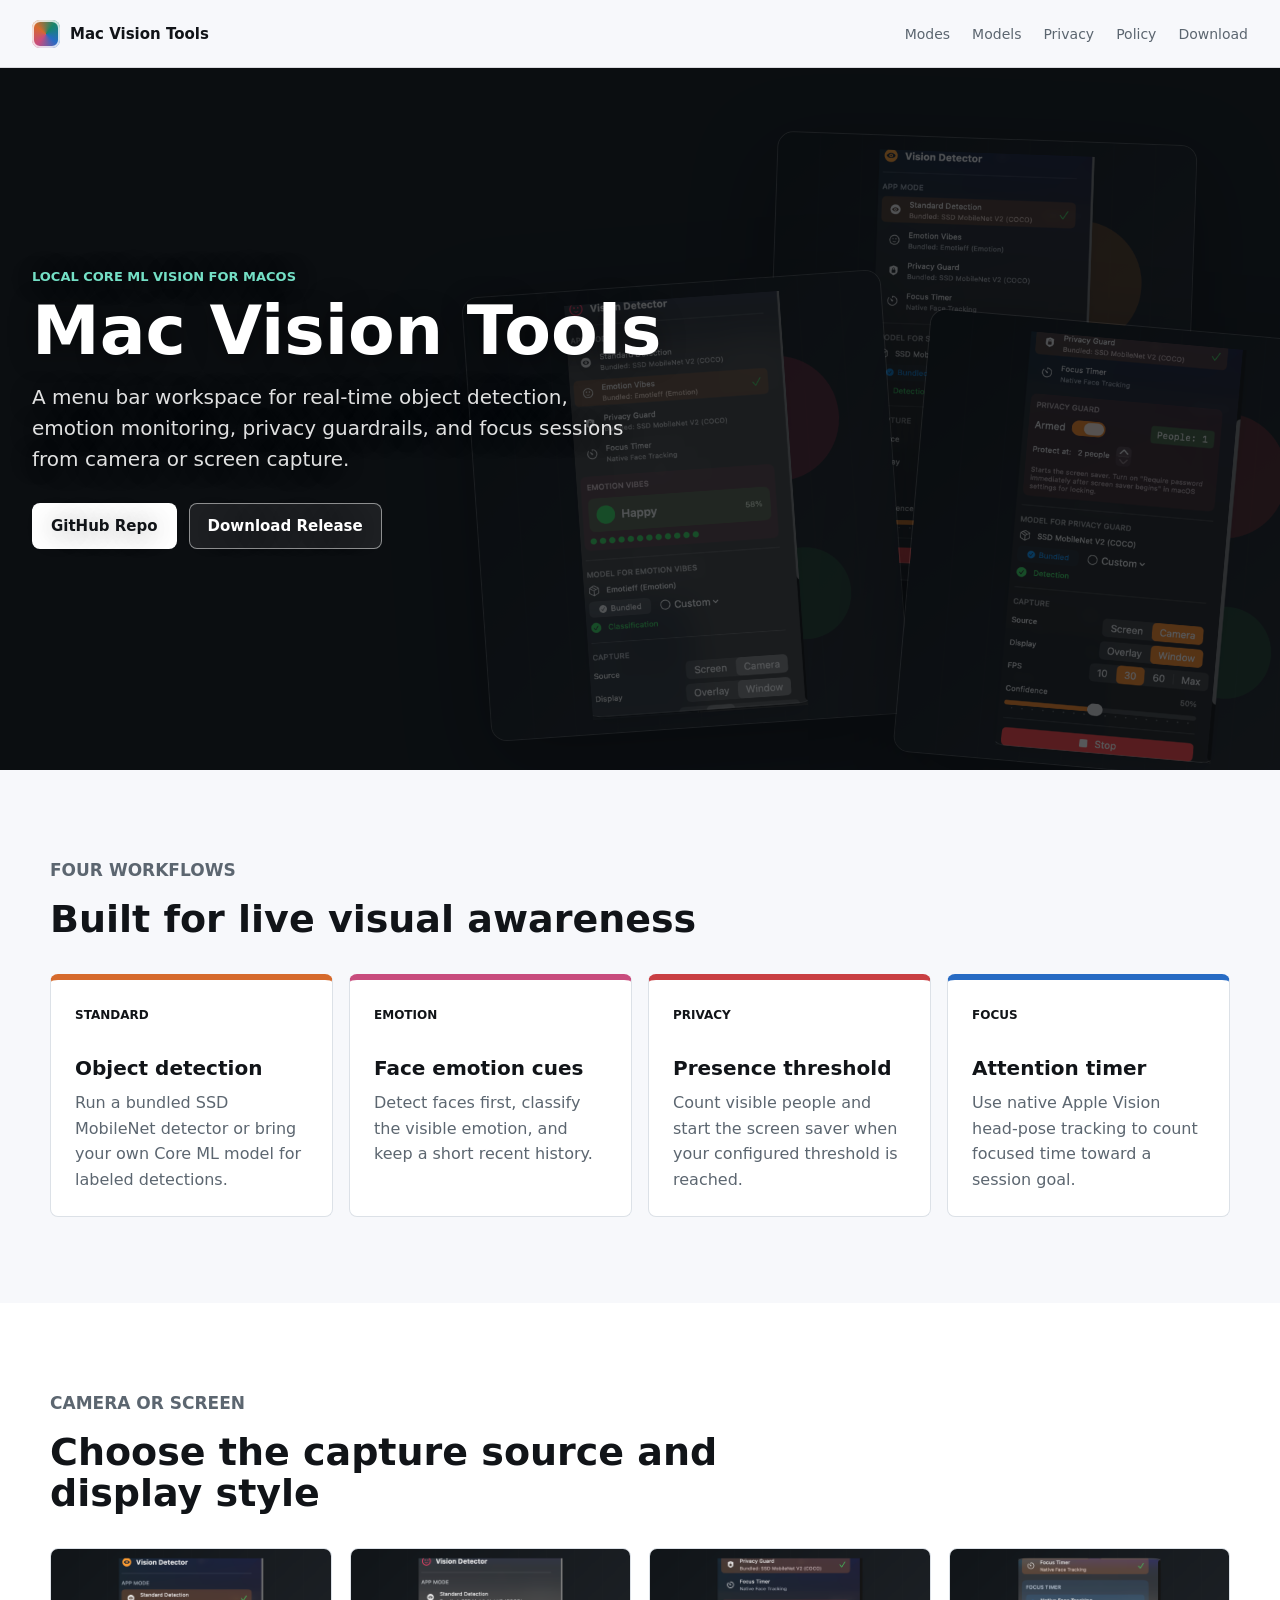
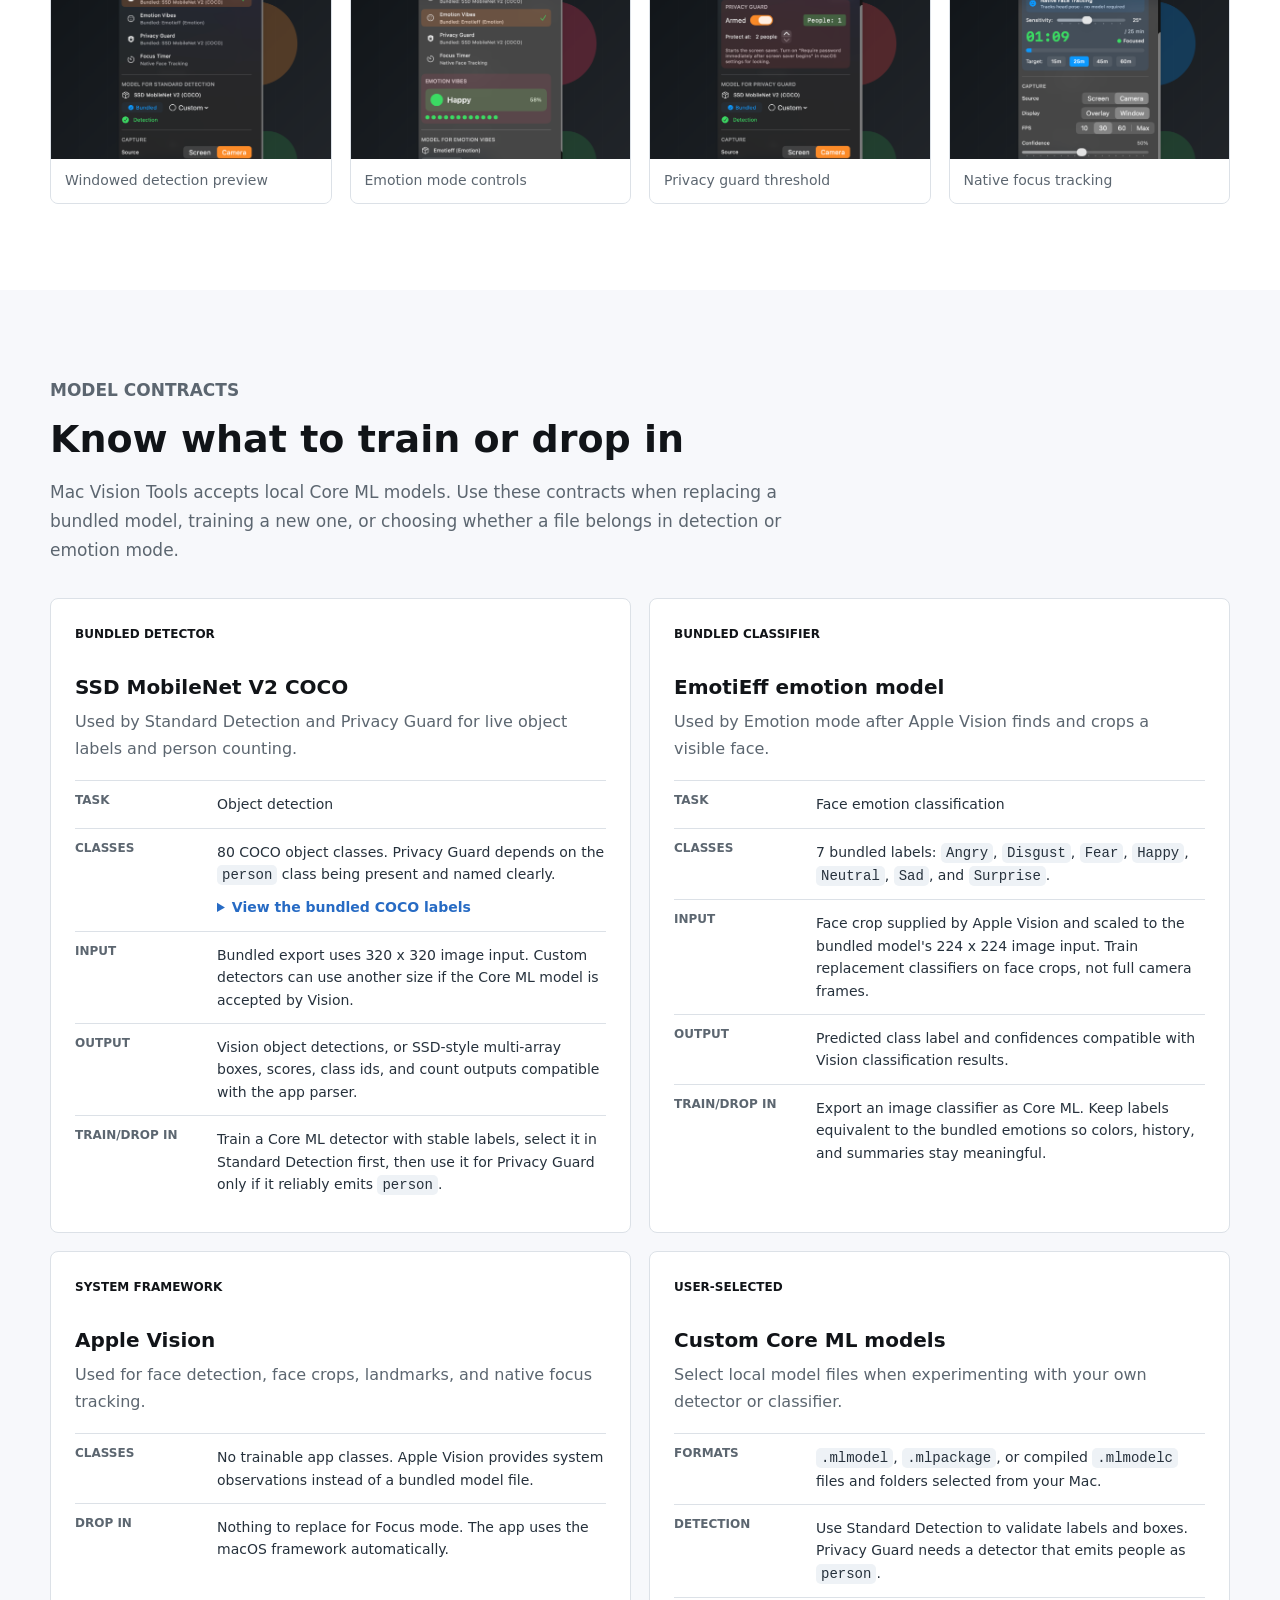
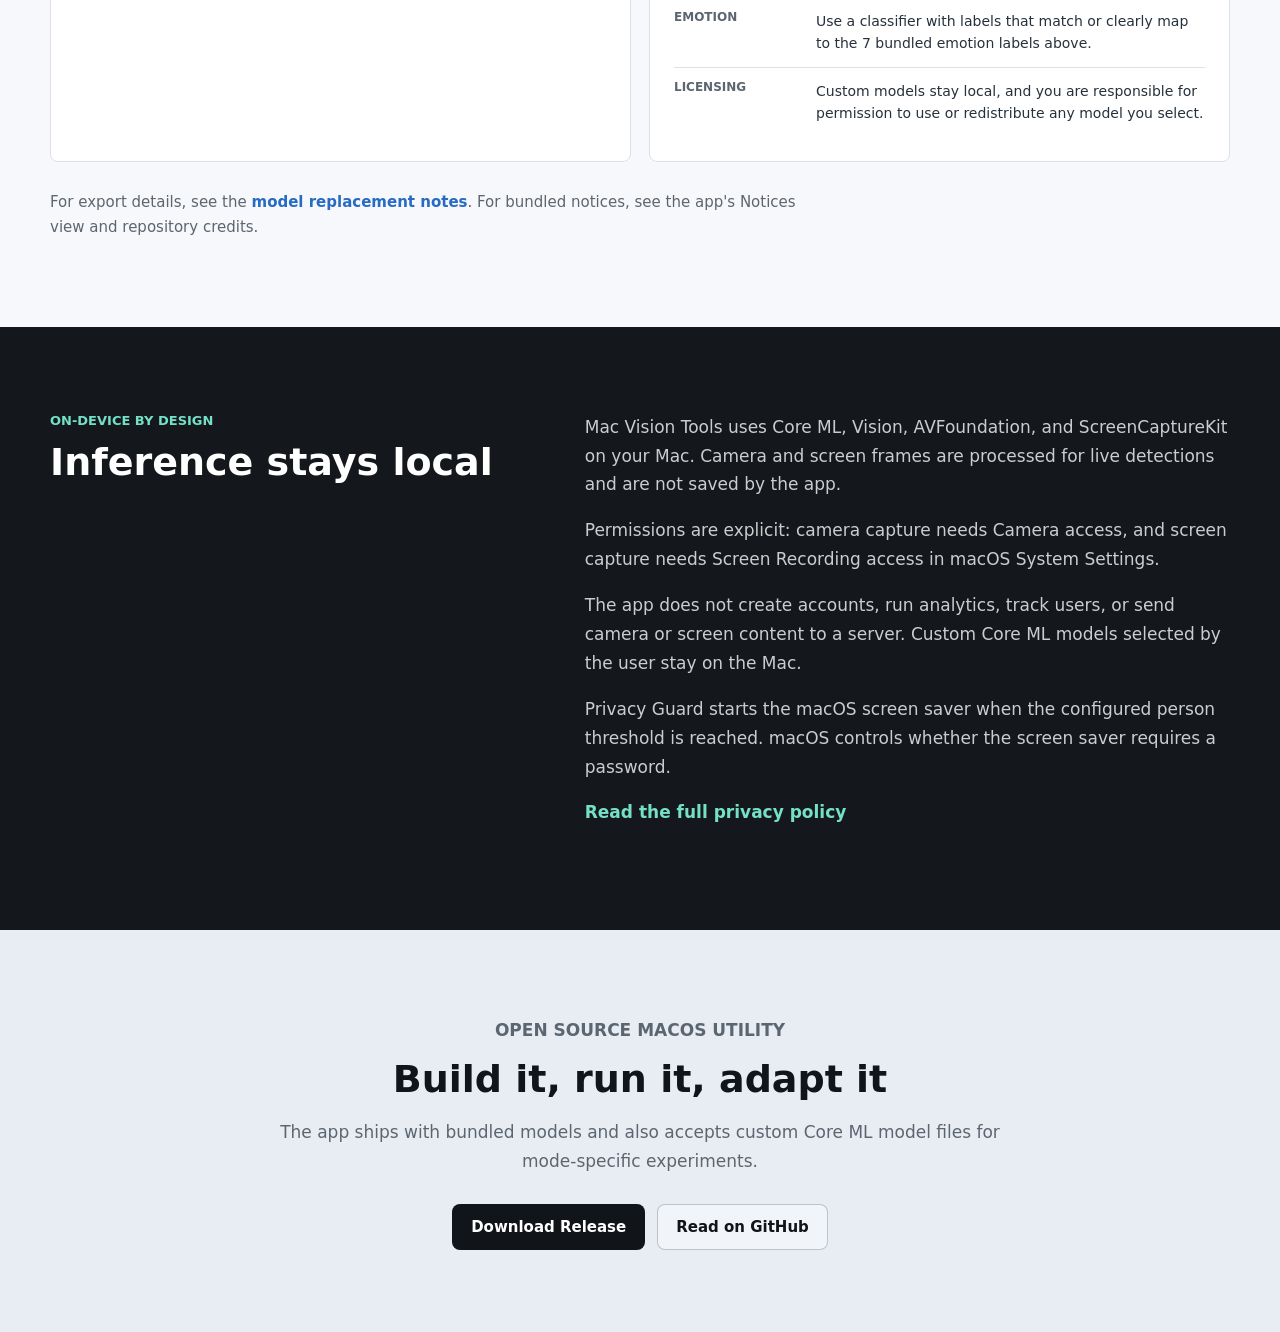
<file: index.html>
<!doctype html>
<html lang="en">
  <head>
    <meta charset="utf-8">
    <meta name="viewport" content="width=device-width, initial-scale=1">
    <meta name="description" content="Mac Vision Tools is a macOS menu bar app for real-time local computer vision, object detection, emotion detection, privacy monitoring, and focus tracking.">
    <title>Mac Vision Tools</title>
    <link rel="icon" type="image/png" sizes="32x32" href="/assets/favicon-32.png">
    <link rel="apple-touch-icon" sizes="180x180" href="/assets/apple-touch-icon.png">
    <link rel="manifest" href="/assets/site.webmanifest">
    <meta name="theme-color" content="#111819">
    <link rel="stylesheet" href="website/styles.css">
  </head>
  <body>
    <header class="site-header">
      <a class="brand" href="#top" aria-label="Mac Vision Tools home">
        <span class="brand-mark"></span>
        <span>Mac Vision Tools</span>
      </a>
      <nav class="site-nav" aria-label="Primary navigation">
        <a href="#modes">Modes</a>
        <a href="#models">Models</a>
        <a href="#privacy">Privacy</a>
        <a href="privacy/">Policy</a>
        <a href="#download">Download</a>
      </nav>
    </header>

    <main id="top">
      <section class="hero" aria-labelledby="hero-title">
        <div class="screenshot-field" aria-hidden="true">
          <img class="shot shot-standard" src="images/standard.png" alt="">
          <img class="shot shot-emotion" src="images/emotion.png" alt="">
          <img class="shot shot-privacy" src="images/privacy.png" alt="">
        </div>
        <div class="hero-shade"></div>
        <div class="hero-copy">
          <p class="eyebrow">Local Core ML vision for macOS</p>
          <h1 id="hero-title">Mac Vision Tools</h1>
          <p class="hero-text">A menu bar workspace for real-time object detection, emotion monitoring, privacy guardrails, and focus sessions from camera or screen capture.</p>
          <div class="hero-actions">
            <a class="button primary" href="https://github.com/christofilojohn/MacVisionTools">GitHub Repo</a>
            <a class="button secondary" href="https://github.com/christofilojohn/MacVisionTools/releases">Download Release</a>
          </div>
        </div>
      </section>

      <section id="modes" class="section mode-band" aria-labelledby="modes-title">
        <div class="section-inner">
          <div class="section-heading">
            <p class="eyebrow">Four workflows</p>
            <h2 id="modes-title">Built for live visual awareness</h2>
          </div>
          <div class="mode-grid">
            <article class="mode-card accent-orange">
              <span class="mode-label">Standard</span>
              <h3>Object detection</h3>
              <p>Run a bundled SSD MobileNet detector or bring your own Core ML model for labeled detections.</p>
            </article>
            <article class="mode-card accent-pink">
              <span class="mode-label">Emotion</span>
              <h3>Face emotion cues</h3>
              <p>Detect faces first, classify the visible emotion, and keep a short recent history.</p>
            </article>
            <article class="mode-card accent-red">
              <span class="mode-label">Privacy</span>
              <h3>Presence threshold</h3>
              <p>Count visible people and start the screen saver when your configured threshold is reached.</p>
            </article>
            <article class="mode-card accent-blue">
              <span class="mode-label">Focus</span>
              <h3>Attention timer</h3>
              <p>Use native Apple Vision head-pose tracking to count focused time toward a session goal.</p>
            </article>
          </div>
        </div>
      </section>

      <section class="section screenshot-section" aria-labelledby="screens-title">
        <div class="section-inner">
          <div class="section-heading">
            <p class="eyebrow">Camera or screen</p>
            <h2 id="screens-title">Choose the capture source and display style</h2>
          </div>
          <div class="screenshot-row">
            <figure>
              <img src="images/standard.png" alt="Mac Vision Tools standard detection window">
              <figcaption>Windowed detection preview</figcaption>
            </figure>
            <figure>
              <img src="images/emotion.png" alt="Mac Vision Tools emotion monitoring panel">
              <figcaption>Emotion mode controls</figcaption>
            </figure>
            <figure>
              <img src="images/privacy.png" alt="Mac Vision Tools privacy guard panel">
              <figcaption>Privacy guard threshold</figcaption>
            </figure>
            <figure>
              <img src="images/focus.png" alt="Mac Vision Tools focus timer panel">
              <figcaption>Native focus tracking</figcaption>
            </figure>
          </div>
        </div>
      </section>

      <section id="models" class="section models-band" aria-labelledby="models-title">
        <div class="section-inner">
          <div class="section-heading">
            <p class="eyebrow">Model contracts</p>
            <h2 id="models-title">Know what to train or drop in</h2>
            <p>Mac Vision Tools accepts local Core ML models. Use these contracts when replacing a bundled model, training a new one, or choosing whether a file belongs in detection or emotion mode.</p>
          </div>

          <div class="model-grid">
            <article class="model-card accent-orange">
              <span class="mode-label">Bundled detector</span>
              <h3>SSD MobileNet V2 COCO</h3>
              <p>Used by Standard Detection and Privacy Guard for live object labels and person counting.</p>
              <div class="spec-list">
                <div class="spec-row">
                  <span class="spec-key">Task</span>
                  <span class="spec-value">Object detection</span>
                </div>
                <div class="spec-row">
                  <span class="spec-key">Classes</span>
                  <div class="spec-value">80 COCO object classes. Privacy Guard depends on the <code>person</code> class being present and named clearly.
                    <details class="class-list">
                      <summary>View the bundled COCO labels</summary>
                      <p>person, bicycle, car, motorcycle, airplane, bus, train, truck, boat, traffic light, fire hydrant, stop sign, parking meter, bench, bird, cat, dog, horse, sheep, cow, elephant, bear, zebra, giraffe, backpack, umbrella, handbag, tie, suitcase, frisbee, skis, snowboard, sports ball, kite, baseball bat, baseball glove, skateboard, surfboard, tennis racket, bottle, wine glass, cup, fork, knife, spoon, bowl, banana, apple, sandwich, orange, broccoli, carrot, hot dog, pizza, donut, cake, chair, couch, potted plant, bed, dining table, toilet, tv, laptop, mouse, remote, keyboard, cell phone, microwave, oven, toaster, sink, refrigerator, book, clock, vase, scissors, teddy bear, hair drier, toothbrush.</p>
                    </details>
                  </div>
                </div>
                <div class="spec-row">
                  <span class="spec-key">Input</span>
                  <span class="spec-value">Bundled export uses 320 x 320 image input. Custom detectors can use another size if the Core ML model is accepted by Vision.</span>
                </div>
                <div class="spec-row">
                  <span class="spec-key">Output</span>
                  <span class="spec-value">Vision object detections, or SSD-style multi-array boxes, scores, class ids, and count outputs compatible with the app parser.</span>
                </div>
                <div class="spec-row">
                  <span class="spec-key">Train/drop in</span>
                  <span class="spec-value">Train a Core ML detector with stable labels, select it in Standard Detection first, then use it for Privacy Guard only if it reliably emits <code>person</code>.</span>
                </div>
              </div>
            </article>

            <article class="model-card accent-pink">
              <span class="mode-label">Bundled classifier</span>
              <h3>EmotiEff emotion model</h3>
              <p>Used by Emotion mode after Apple Vision finds and crops a visible face.</p>
              <div class="spec-list">
                <div class="spec-row">
                  <span class="spec-key">Task</span>
                  <span class="spec-value">Face emotion classification</span>
                </div>
                <div class="spec-row">
                  <span class="spec-key">Classes</span>
                  <span class="spec-value">7 bundled labels: <code>Angry</code>, <code>Disgust</code>, <code>Fear</code>, <code>Happy</code>, <code>Neutral</code>, <code>Sad</code>, and <code>Surprise</code>.</span>
                </div>
                <div class="spec-row">
                  <span class="spec-key">Input</span>
                  <span class="spec-value">Face crop supplied by Apple Vision and scaled to the bundled model's 224 x 224 image input. Train replacement classifiers on face crops, not full camera frames.</span>
                </div>
                <div class="spec-row">
                  <span class="spec-key">Output</span>
                  <span class="spec-value">Predicted class label and confidences compatible with Vision classification results.</span>
                </div>
                <div class="spec-row">
                  <span class="spec-key">Train/drop in</span>
                  <span class="spec-value">Export an image classifier as Core ML. Keep labels equivalent to the bundled emotions so colors, history, and summaries stay meaningful.</span>
                </div>
              </div>
            </article>

            <article class="model-card accent-blue">
              <span class="mode-label">System framework</span>
              <h3>Apple Vision</h3>
              <p>Used for face detection, face crops, landmarks, and native focus tracking.</p>
              <div class="spec-list">
                <div class="spec-row">
                  <span class="spec-key">Classes</span>
                  <span class="spec-value">No trainable app classes. Apple Vision provides system observations instead of a bundled model file.</span>
                </div>
                <div class="spec-row">
                  <span class="spec-key">Drop in</span>
                  <span class="spec-value">Nothing to replace for Focus mode. The app uses the macOS framework automatically.</span>
                </div>
              </div>
            </article>

            <article class="model-card accent-green">
              <span class="mode-label">User-selected</span>
              <h3>Custom Core ML models</h3>
              <p>Select local model files when experimenting with your own detector or classifier.</p>
              <div class="spec-list">
                <div class="spec-row">
                  <span class="spec-key">Formats</span>
                  <span class="spec-value"><code>.mlmodel</code>, <code>.mlpackage</code>, or compiled <code>.mlmodelc</code> files and folders selected from your Mac.</span>
                </div>
                <div class="spec-row">
                  <span class="spec-key">Detection</span>
                  <span class="spec-value">Use Standard Detection to validate labels and boxes. Privacy Guard needs a detector that emits people as <code>person</code>.</span>
                </div>
                <div class="spec-row">
                  <span class="spec-key">Emotion</span>
                  <span class="spec-value">Use a classifier with labels that match or clearly map to the 7 bundled emotion labels above.</span>
                </div>
                <div class="spec-row">
                  <span class="spec-key">Licensing</span>
                  <span class="spec-value">Custom models stay local, and you are responsible for permission to use or redistribute any model you select.</span>
                </div>
              </div>
            </article>
          </div>

          <p class="model-note">For export details, see the <a href="docs/model-replacement.md">model replacement notes</a>. For bundled notices, see the app's Notices view and repository credits.</p>
        </div>
      </section>

      <section id="privacy" class="section privacy-band" aria-labelledby="privacy-title">
        <div class="section-inner split">
          <div>
            <p class="eyebrow">On-device by design</p>
            <h2 id="privacy-title">Inference stays local</h2>
          </div>
          <div class="privacy-copy">
            <p>Mac Vision Tools uses Core ML, Vision, AVFoundation, and ScreenCaptureKit on your Mac. Camera and screen frames are processed for live detections and are not saved by the app.</p>
            <p>Permissions are explicit: camera capture needs Camera access, and screen capture needs Screen Recording access in macOS System Settings.</p>
            <p>The app does not create accounts, run analytics, track users, or send camera or screen content to a server. Custom Core ML models selected by the user stay on the Mac.</p>
            <p>Privacy Guard starts the macOS screen saver when the configured person threshold is reached. macOS controls whether the screen saver requires a password.</p>
            <p><a class="text-link" href="privacy/">Read the full privacy policy</a></p>
          </div>
        </div>
      </section>

      <section id="download" class="section download-band" aria-labelledby="download-title">
        <div class="section-inner download-inner">
          <p class="eyebrow">Open source macOS utility</p>
          <h2 id="download-title">Build it, run it, adapt it</h2>
          <p>The app ships with bundled models and also accepts custom Core ML model files for mode-specific experiments.</p>
          <div class="download-actions">
            <a class="button primary" href="https://github.com/christofilojohn/MacVisionTools/releases">Download Release</a>
            <a class="button secondary light" href="https://github.com/christofilojohn/MacVisionTools">Read on GitHub</a>
          </div>
        </div>
      </section>
    </main>
  </body>
</html>
</file>
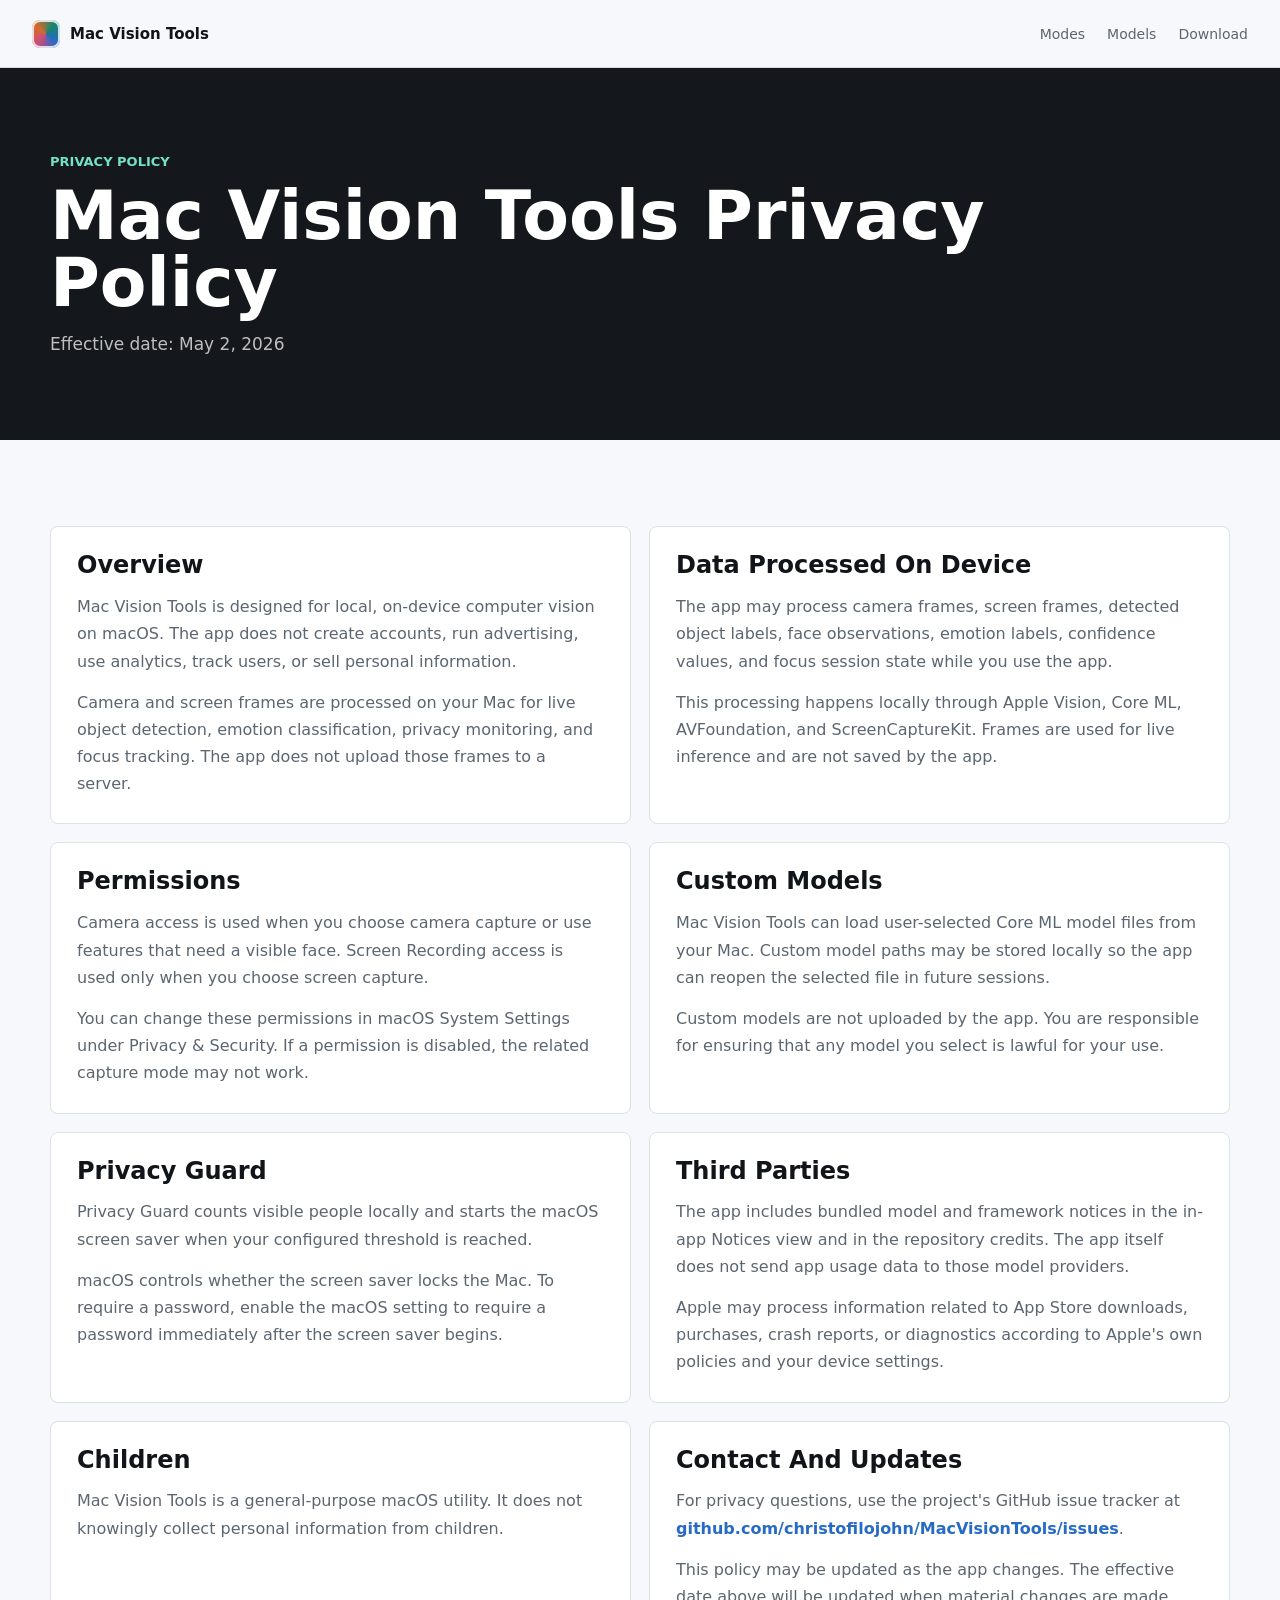
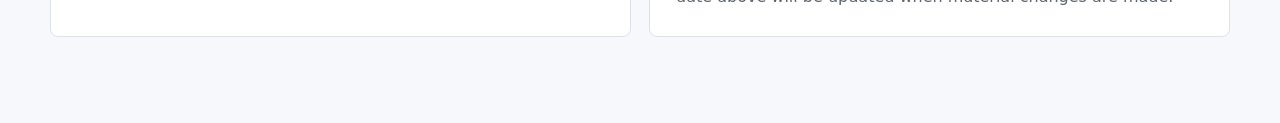
<file: privacy/index.html>
<!doctype html>
<html lang="en">
  <head>
    <meta charset="utf-8">
    <meta name="viewport" content="width=device-width, initial-scale=1">
    <meta name="description" content="Privacy Policy for Mac Vision Tools, a local Core ML computer vision app for macOS.">
    <title>Privacy Policy - Mac Vision Tools</title>
    <link rel="icon" type="image/png" sizes="32x32" href="/assets/favicon-32.png">
    <link rel="apple-touch-icon" sizes="180x180" href="/assets/apple-touch-icon.png">
    <link rel="manifest" href="/assets/site.webmanifest">
    <meta name="theme-color" content="#111819">
    <link rel="stylesheet" href="../website/styles.css">
  </head>
  <body class="policy-page">
    <header class="site-header">
      <a class="brand" href="../#top" aria-label="Mac Vision Tools home">
        <span class="brand-mark"></span>
        <span>Mac Vision Tools</span>
      </a>
      <nav class="site-nav" aria-label="Primary navigation">
        <a href="../#modes">Modes</a>
        <a href="../#models">Models</a>
        <a href="../#download">Download</a>
      </nav>
    </header>

    <main>
      <section class="section policy-hero" aria-labelledby="policy-title">
        <div class="section-inner">
          <p class="eyebrow">Privacy Policy</p>
          <h1 id="policy-title">Mac Vision Tools Privacy Policy</h1>
          <p class="policy-date">Effective date: May 2, 2026</p>
        </div>
      </section>

      <section class="section policy-content" aria-label="Privacy policy details">
        <div class="section-inner policy-grid">
          <article class="policy-card">
            <h2>Overview</h2>
            <p>Mac Vision Tools is designed for local, on-device computer vision on macOS. The app does not create accounts, run advertising, use analytics, track users, or sell personal information.</p>
            <p>Camera and screen frames are processed on your Mac for live object detection, emotion classification, privacy monitoring, and focus tracking. The app does not upload those frames to a server.</p>
          </article>

          <article class="policy-card">
            <h2>Data Processed On Device</h2>
            <p>The app may process camera frames, screen frames, detected object labels, face observations, emotion labels, confidence values, and focus session state while you use the app.</p>
            <p>This processing happens locally through Apple Vision, Core ML, AVFoundation, and ScreenCaptureKit. Frames are used for live inference and are not saved by the app.</p>
          </article>

          <article class="policy-card">
            <h2>Permissions</h2>
            <p>Camera access is used when you choose camera capture or use features that need a visible face. Screen Recording access is used only when you choose screen capture.</p>
            <p>You can change these permissions in macOS System Settings under Privacy &amp; Security. If a permission is disabled, the related capture mode may not work.</p>
          </article>

          <article class="policy-card">
            <h2>Custom Models</h2>
            <p>Mac Vision Tools can load user-selected Core ML model files from your Mac. Custom model paths may be stored locally so the app can reopen the selected file in future sessions.</p>
            <p>Custom models are not uploaded by the app. You are responsible for ensuring that any model you select is lawful for your use.</p>
          </article>

          <article class="policy-card">
            <h2>Privacy Guard</h2>
            <p>Privacy Guard counts visible people locally and starts the macOS screen saver when your configured threshold is reached.</p>
            <p>macOS controls whether the screen saver locks the Mac. To require a password, enable the macOS setting to require a password immediately after the screen saver begins.</p>
          </article>

          <article class="policy-card">
            <h2>Third Parties</h2>
            <p>The app includes bundled model and framework notices in the in-app Notices view and in the repository credits. The app itself does not send app usage data to those model providers.</p>
            <p>Apple may process information related to App Store downloads, purchases, crash reports, or diagnostics according to Apple's own policies and your device settings.</p>
          </article>

          <article class="policy-card">
            <h2>Children</h2>
            <p>Mac Vision Tools is a general-purpose macOS utility. It does not knowingly collect personal information from children.</p>
          </article>

          <article class="policy-card">
            <h2>Contact And Updates</h2>
            <p>For privacy questions, use the project's GitHub issue tracker at <a href="https://github.com/christofilojohn/MacVisionTools/issues">github.com/christofilojohn/MacVisionTools/issues</a>.</p>
            <p>This policy may be updated as the app changes. The effective date above will be updated when material changes are made.</p>
          </article>
        </div>
      </section>
    </main>
  </body>
</html>
</file>
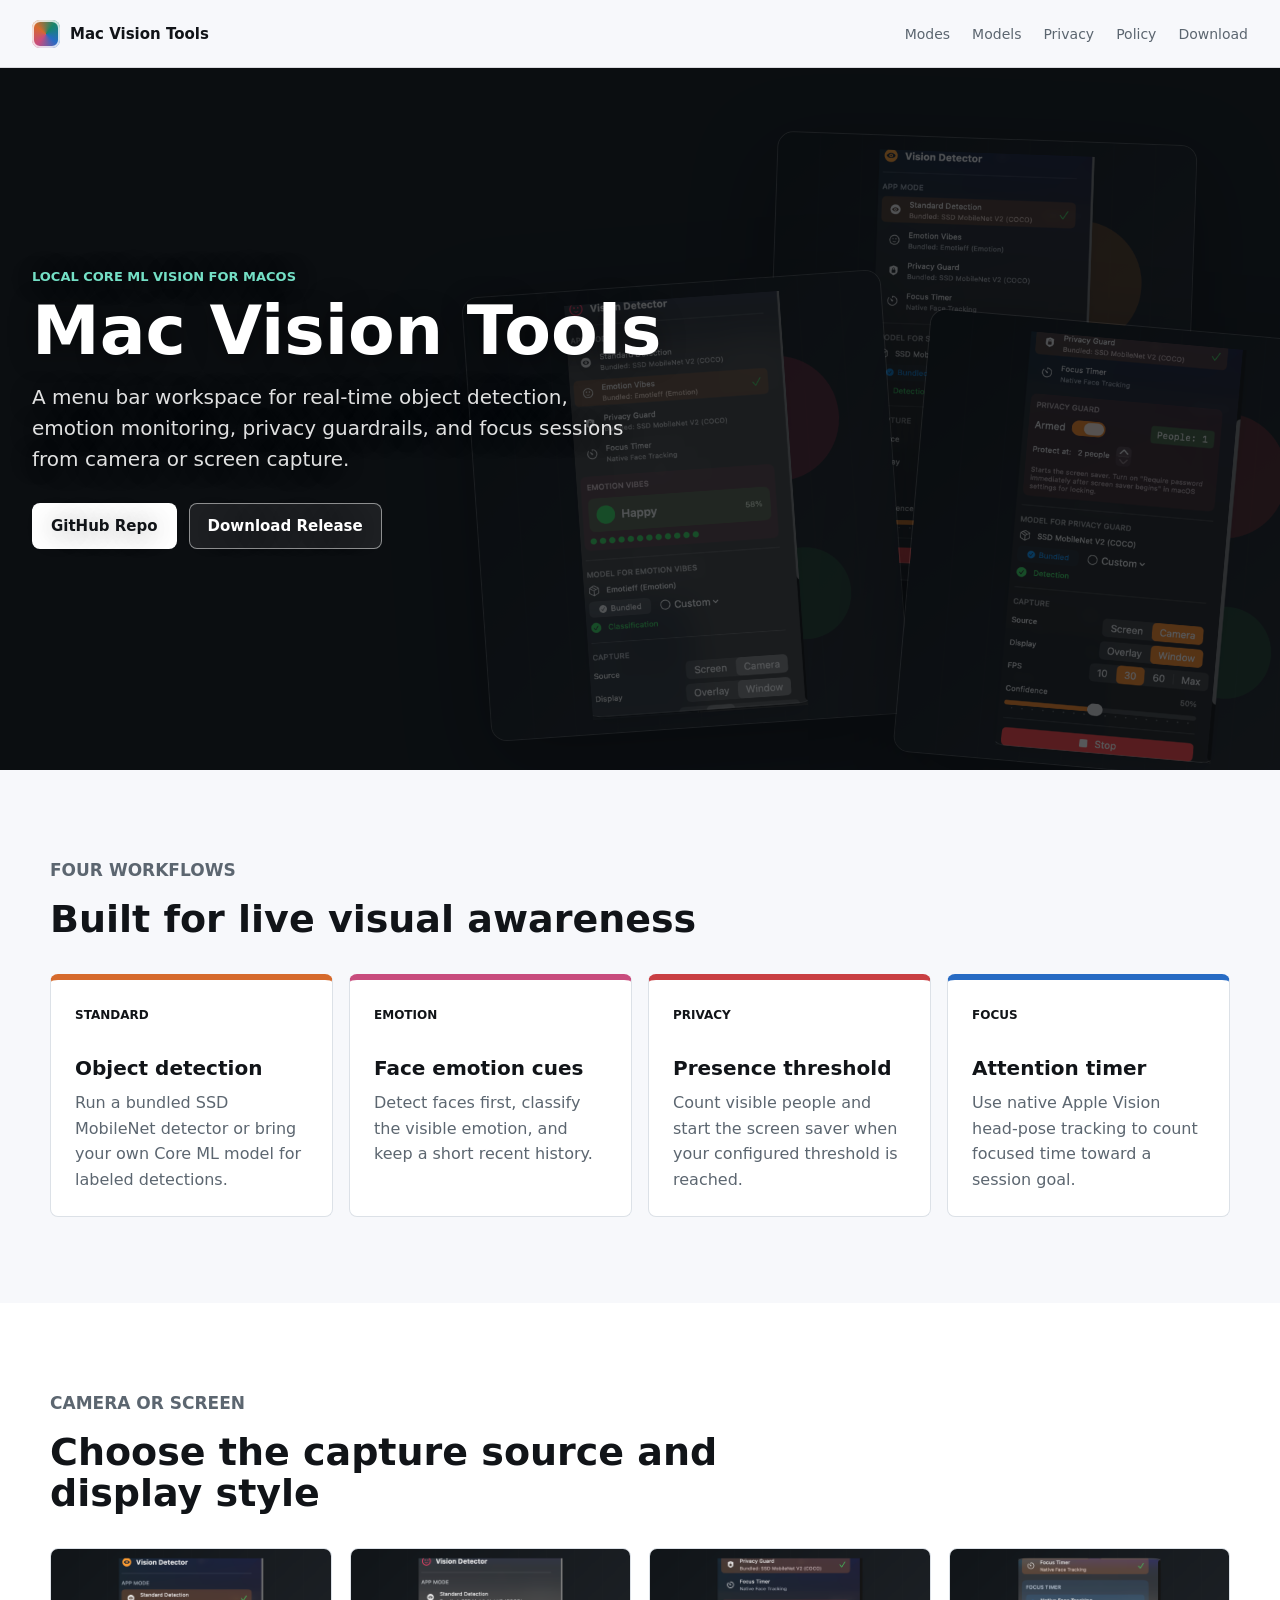
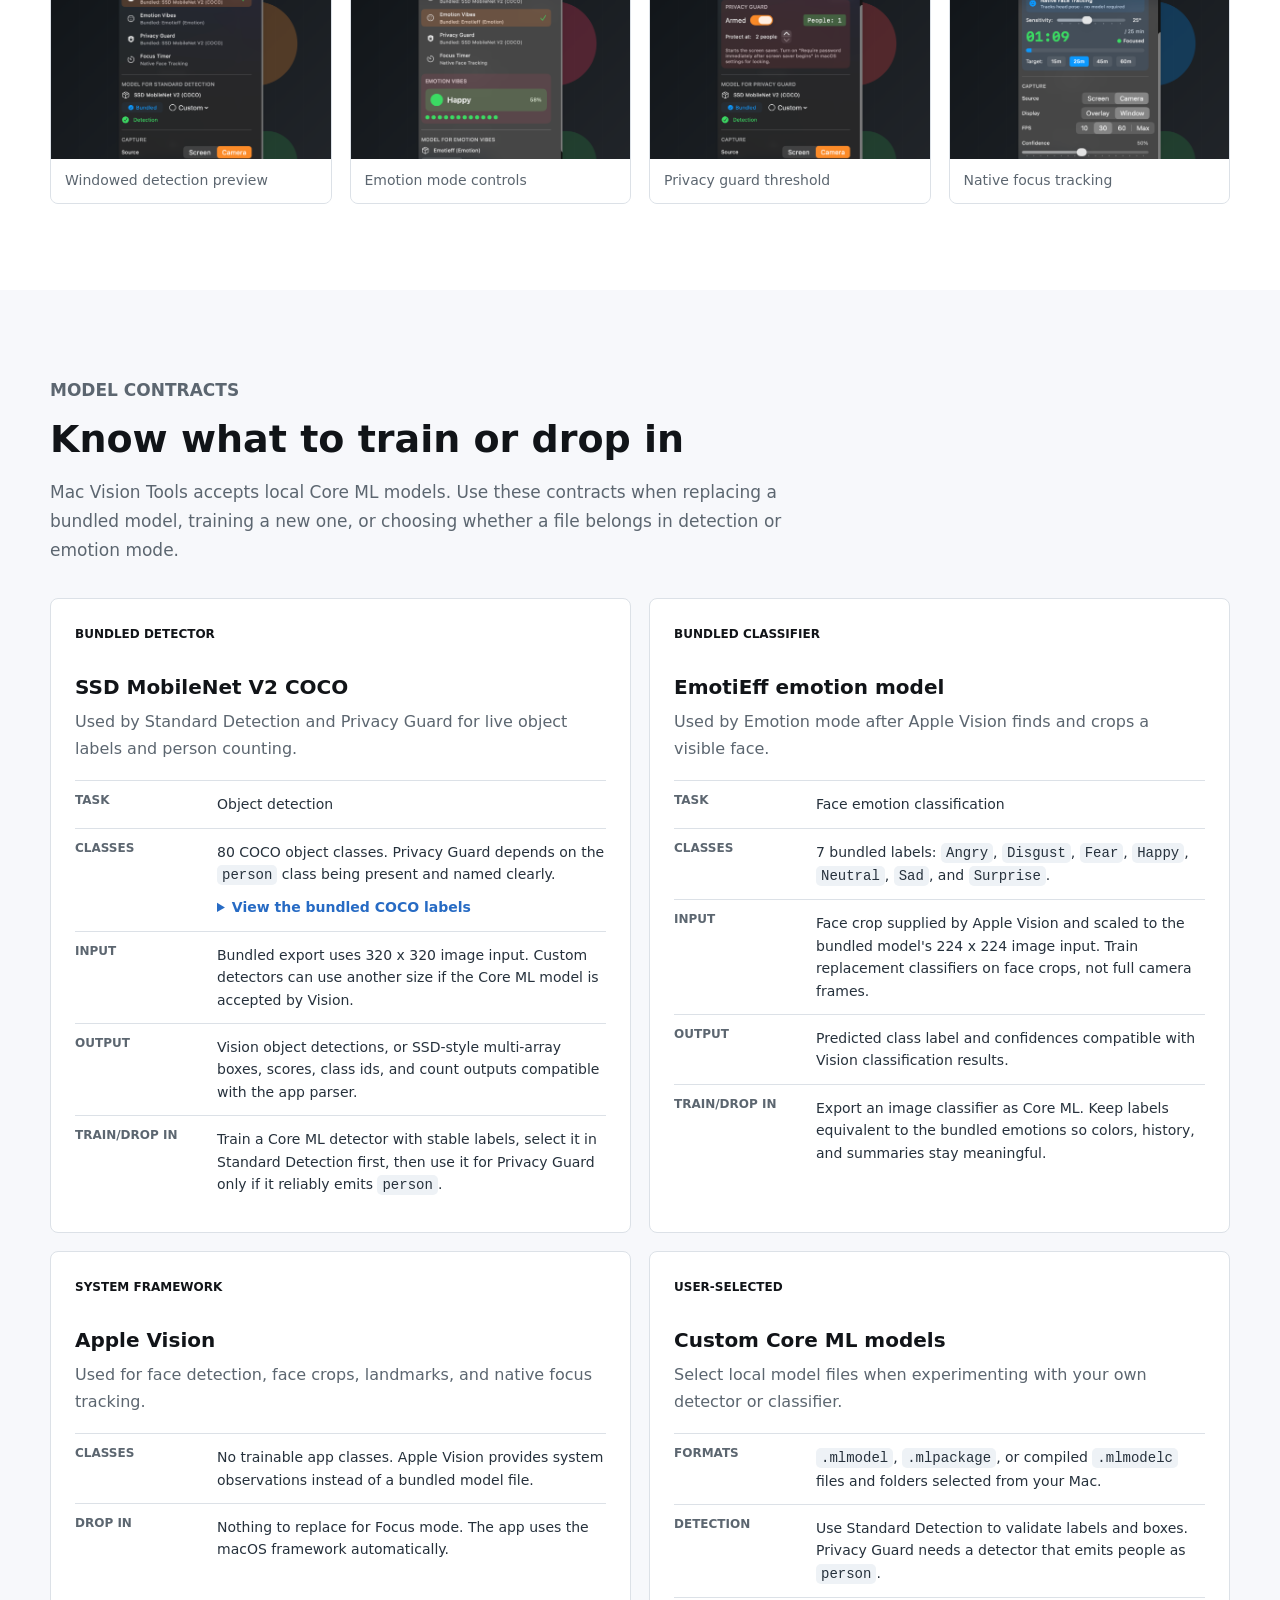
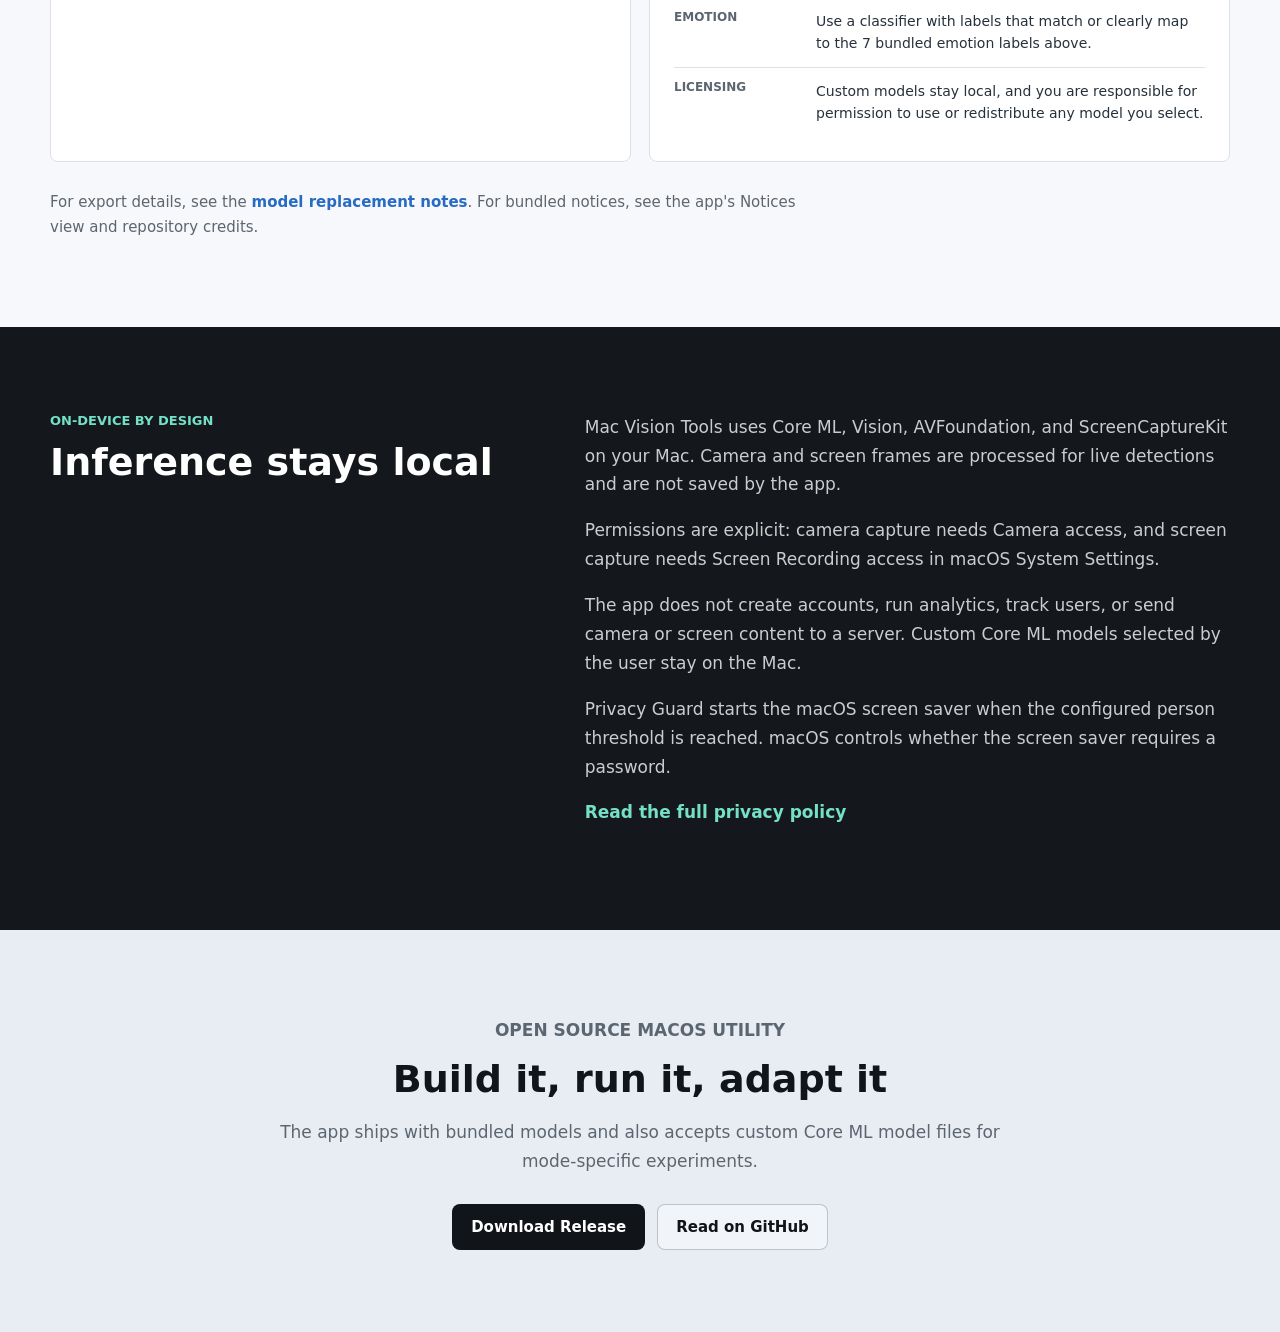
<file: website/index.html>
<!doctype html>
<html lang="en">
  <head>
    <meta charset="utf-8">
    <meta name="viewport" content="width=device-width, initial-scale=1">
    <meta name="description" content="Mac Vision Tools is a macOS menu bar app for real-time local computer vision, object detection, emotion detection, privacy monitoring, and focus tracking.">
    <title>Mac Vision Tools</title>
    <link rel="icon" type="image/png" sizes="32x32" href="/assets/favicon-32.png">
    <link rel="apple-touch-icon" sizes="180x180" href="/assets/apple-touch-icon.png">
    <link rel="manifest" href="/assets/site.webmanifest">
    <meta name="theme-color" content="#111819">
    <link rel="stylesheet" href="styles.css">
  </head>
  <body>
    <header class="site-header">
      <a class="brand" href="#top" aria-label="Mac Vision Tools home">
        <span class="brand-mark"></span>
        <span>Mac Vision Tools</span>
      </a>
      <nav class="site-nav" aria-label="Primary navigation">
        <a href="#modes">Modes</a>
        <a href="#models">Models</a>
        <a href="#privacy">Privacy</a>
        <a href="privacy/">Policy</a>
        <a href="#download">Download</a>
      </nav>
    </header>

    <main id="top">
      <section class="hero" aria-labelledby="hero-title">
        <div class="screenshot-field" aria-hidden="true">
          <img class="shot shot-standard" src="../images/standard.png" alt="">
          <img class="shot shot-emotion" src="../images/emotion.png" alt="">
          <img class="shot shot-privacy" src="../images/privacy.png" alt="">
        </div>
        <div class="hero-shade"></div>
        <div class="hero-copy">
          <p class="eyebrow">Local Core ML vision for macOS</p>
          <h1 id="hero-title">Mac Vision Tools</h1>
          <p class="hero-text">A menu bar workspace for real-time object detection, emotion monitoring, privacy guardrails, and focus sessions from camera or screen capture.</p>
          <div class="hero-actions">
            <a class="button primary" href="https://github.com/christofilojohn/MacVisionTools">GitHub Repo</a>
            <a class="button secondary" href="https://github.com/christofilojohn/MacVisionTools/releases">Download Release</a>
          </div>
        </div>
      </section>

      <section id="modes" class="section mode-band" aria-labelledby="modes-title">
        <div class="section-inner">
          <div class="section-heading">
            <p class="eyebrow">Four workflows</p>
            <h2 id="modes-title">Built for live visual awareness</h2>
          </div>
          <div class="mode-grid">
            <article class="mode-card accent-orange">
              <span class="mode-label">Standard</span>
              <h3>Object detection</h3>
              <p>Run a bundled SSD MobileNet detector or bring your own Core ML model for labeled detections.</p>
            </article>
            <article class="mode-card accent-pink">
              <span class="mode-label">Emotion</span>
              <h3>Face emotion cues</h3>
              <p>Detect faces first, classify the visible emotion, and keep a short recent history.</p>
            </article>
            <article class="mode-card accent-red">
              <span class="mode-label">Privacy</span>
              <h3>Presence threshold</h3>
              <p>Count visible people and start the screen saver when your configured threshold is reached.</p>
            </article>
            <article class="mode-card accent-blue">
              <span class="mode-label">Focus</span>
              <h3>Attention timer</h3>
              <p>Use native Apple Vision head-pose tracking to count focused time toward a session goal.</p>
            </article>
          </div>
        </div>
      </section>

      <section class="section screenshot-section" aria-labelledby="screens-title">
        <div class="section-inner">
          <div class="section-heading">
            <p class="eyebrow">Camera or screen</p>
            <h2 id="screens-title">Choose the capture source and display style</h2>
          </div>
          <div class="screenshot-row">
            <figure>
              <img src="../images/standard.png" alt="Mac Vision Tools standard detection window">
              <figcaption>Windowed detection preview</figcaption>
            </figure>
            <figure>
              <img src="../images/emotion.png" alt="Mac Vision Tools emotion monitoring panel">
              <figcaption>Emotion mode controls</figcaption>
            </figure>
            <figure>
              <img src="../images/privacy.png" alt="Mac Vision Tools privacy guard panel">
              <figcaption>Privacy guard threshold</figcaption>
            </figure>
            <figure>
              <img src="../images/focus.png" alt="Mac Vision Tools focus timer panel">
              <figcaption>Native focus tracking</figcaption>
            </figure>
          </div>
        </div>
      </section>

      <section id="models" class="section models-band" aria-labelledby="models-title">
        <div class="section-inner">
          <div class="section-heading">
            <p class="eyebrow">Model contracts</p>
            <h2 id="models-title">Know what to train or drop in</h2>
            <p>Mac Vision Tools accepts local Core ML models. Use these contracts when replacing a bundled model, training a new one, or choosing whether a file belongs in detection or emotion mode.</p>
          </div>

          <div class="model-grid">
            <article class="model-card accent-orange">
              <span class="mode-label">Bundled detector</span>
              <h3>SSD MobileNet V2 COCO</h3>
              <p>Used by Standard Detection and Privacy Guard for live object labels and person counting.</p>
              <div class="spec-list">
                <div class="spec-row">
                  <span class="spec-key">Task</span>
                  <span class="spec-value">Object detection</span>
                </div>
                <div class="spec-row">
                  <span class="spec-key">Classes</span>
                  <div class="spec-value">80 COCO object classes. Privacy Guard depends on the <code>person</code> class being present and named clearly.
                    <details class="class-list">
                      <summary>View the bundled COCO labels</summary>
                      <p>person, bicycle, car, motorcycle, airplane, bus, train, truck, boat, traffic light, fire hydrant, stop sign, parking meter, bench, bird, cat, dog, horse, sheep, cow, elephant, bear, zebra, giraffe, backpack, umbrella, handbag, tie, suitcase, frisbee, skis, snowboard, sports ball, kite, baseball bat, baseball glove, skateboard, surfboard, tennis racket, bottle, wine glass, cup, fork, knife, spoon, bowl, banana, apple, sandwich, orange, broccoli, carrot, hot dog, pizza, donut, cake, chair, couch, potted plant, bed, dining table, toilet, tv, laptop, mouse, remote, keyboard, cell phone, microwave, oven, toaster, sink, refrigerator, book, clock, vase, scissors, teddy bear, hair drier, toothbrush.</p>
                    </details>
                  </div>
                </div>
                <div class="spec-row">
                  <span class="spec-key">Input</span>
                  <span class="spec-value">Bundled export uses 320 x 320 image input. Custom detectors can use another size if the Core ML model is accepted by Vision.</span>
                </div>
                <div class="spec-row">
                  <span class="spec-key">Output</span>
                  <span class="spec-value">Vision object detections, or SSD-style multi-array boxes, scores, class ids, and count outputs compatible with the app parser.</span>
                </div>
                <div class="spec-row">
                  <span class="spec-key">Train/drop in</span>
                  <span class="spec-value">Train a Core ML detector with stable labels, select it in Standard Detection first, then use it for Privacy Guard only if it reliably emits <code>person</code>.</span>
                </div>
              </div>
            </article>

            <article class="model-card accent-pink">
              <span class="mode-label">Bundled classifier</span>
              <h3>EmotiEff emotion model</h3>
              <p>Used by Emotion mode after Apple Vision finds and crops a visible face.</p>
              <div class="spec-list">
                <div class="spec-row">
                  <span class="spec-key">Task</span>
                  <span class="spec-value">Face emotion classification</span>
                </div>
                <div class="spec-row">
                  <span class="spec-key">Classes</span>
                  <span class="spec-value">7 bundled labels: <code>Angry</code>, <code>Disgust</code>, <code>Fear</code>, <code>Happy</code>, <code>Neutral</code>, <code>Sad</code>, and <code>Surprise</code>.</span>
                </div>
                <div class="spec-row">
                  <span class="spec-key">Input</span>
                  <span class="spec-value">Face crop supplied by Apple Vision and scaled to the bundled model's 224 x 224 image input. Train replacement classifiers on face crops, not full camera frames.</span>
                </div>
                <div class="spec-row">
                  <span class="spec-key">Output</span>
                  <span class="spec-value">Predicted class label and confidences compatible with Vision classification results.</span>
                </div>
                <div class="spec-row">
                  <span class="spec-key">Train/drop in</span>
                  <span class="spec-value">Export an image classifier as Core ML. Keep labels equivalent to the bundled emotions so colors, history, and summaries stay meaningful.</span>
                </div>
              </div>
            </article>

            <article class="model-card accent-blue">
              <span class="mode-label">System framework</span>
              <h3>Apple Vision</h3>
              <p>Used for face detection, face crops, landmarks, and native focus tracking.</p>
              <div class="spec-list">
                <div class="spec-row">
                  <span class="spec-key">Classes</span>
                  <span class="spec-value">No trainable app classes. Apple Vision provides system observations instead of a bundled model file.</span>
                </div>
                <div class="spec-row">
                  <span class="spec-key">Drop in</span>
                  <span class="spec-value">Nothing to replace for Focus mode. The app uses the macOS framework automatically.</span>
                </div>
              </div>
            </article>

            <article class="model-card accent-green">
              <span class="mode-label">User-selected</span>
              <h3>Custom Core ML models</h3>
              <p>Select local model files when experimenting with your own detector or classifier.</p>
              <div class="spec-list">
                <div class="spec-row">
                  <span class="spec-key">Formats</span>
                  <span class="spec-value"><code>.mlmodel</code>, <code>.mlpackage</code>, or compiled <code>.mlmodelc</code> files and folders selected from your Mac.</span>
                </div>
                <div class="spec-row">
                  <span class="spec-key">Detection</span>
                  <span class="spec-value">Use Standard Detection to validate labels and boxes. Privacy Guard needs a detector that emits people as <code>person</code>.</span>
                </div>
                <div class="spec-row">
                  <span class="spec-key">Emotion</span>
                  <span class="spec-value">Use a classifier with labels that match or clearly map to the 7 bundled emotion labels above.</span>
                </div>
                <div class="spec-row">
                  <span class="spec-key">Licensing</span>
                  <span class="spec-value">Custom models stay local, and you are responsible for permission to use or redistribute any model you select.</span>
                </div>
              </div>
            </article>
          </div>

          <p class="model-note">For export details, see the <a href="../docs/model-replacement.md">model replacement notes</a>. For bundled notices, see the app's Notices view and repository credits.</p>
        </div>
      </section>

      <section id="privacy" class="section privacy-band" aria-labelledby="privacy-title">
        <div class="section-inner split">
          <div>
            <p class="eyebrow">On-device by design</p>
            <h2 id="privacy-title">Inference stays local</h2>
          </div>
          <div class="privacy-copy">
            <p>Mac Vision Tools uses Core ML, Vision, AVFoundation, and ScreenCaptureKit on your Mac. Camera and screen frames are processed for live detections and are not saved by the app.</p>
            <p>Permissions are explicit: camera capture needs Camera access, and screen capture needs Screen Recording access in macOS System Settings.</p>
            <p>The app does not create accounts, run analytics, track users, or send camera or screen content to a server. Custom Core ML models selected by the user stay on the Mac.</p>
            <p>Privacy Guard starts the macOS screen saver when the configured person threshold is reached. macOS controls whether the screen saver requires a password.</p>
            <p><a class="text-link" href="privacy/">Read the full privacy policy</a></p>
          </div>
        </div>
      </section>

      <section id="download" class="section download-band" aria-labelledby="download-title">
        <div class="section-inner download-inner">
          <p class="eyebrow">Open source macOS utility</p>
          <h2 id="download-title">Build it, run it, adapt it</h2>
          <p>The app ships with bundled models and also accepts custom Core ML model files for mode-specific experiments.</p>
          <div class="download-actions">
            <a class="button primary" href="https://github.com/christofilojohn/MacVisionTools/releases">Download Release</a>
            <a class="button secondary light" href="https://github.com/christofilojohn/MacVisionTools">Read on GitHub</a>
          </div>
        </div>
      </section>
    </main>
  </body>
</html>
</file>
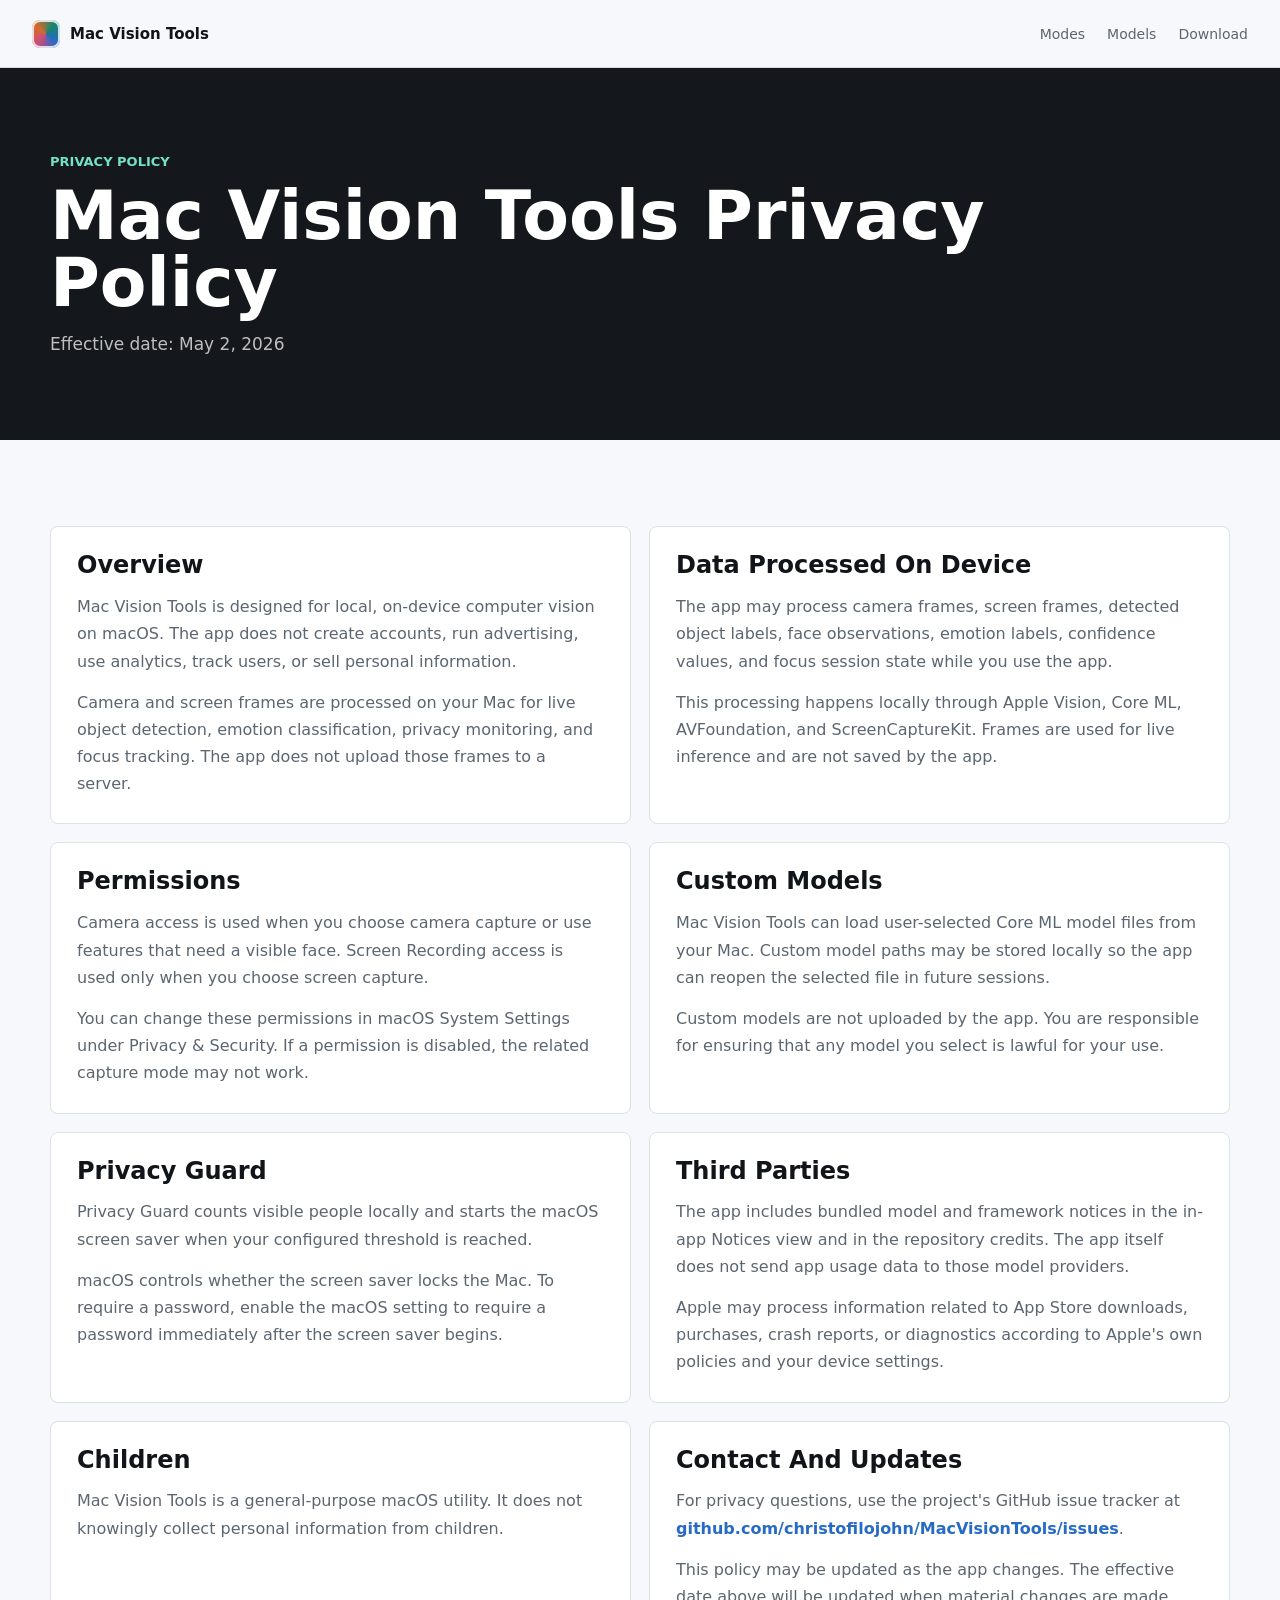
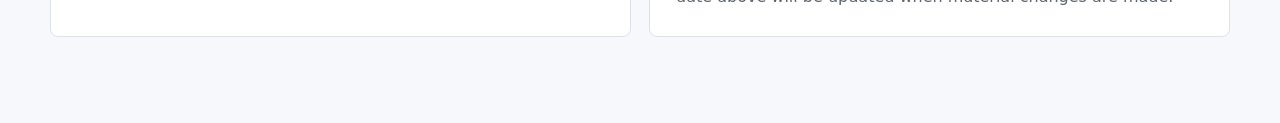
<file: website/privacy/index.html>
<!doctype html>
<html lang="en">
  <head>
    <meta charset="utf-8">
    <meta name="viewport" content="width=device-width, initial-scale=1">
    <meta name="description" content="Privacy Policy for Mac Vision Tools, a local Core ML computer vision app for macOS.">
    <title>Privacy Policy - Mac Vision Tools</title>
    <link rel="icon" type="image/png" sizes="32x32" href="/assets/favicon-32.png">
    <link rel="apple-touch-icon" sizes="180x180" href="/assets/apple-touch-icon.png">
    <link rel="manifest" href="/assets/site.webmanifest">
    <meta name="theme-color" content="#111819">
    <link rel="stylesheet" href="../styles.css">
  </head>
  <body class="policy-page">
    <header class="site-header">
      <a class="brand" href="../#top" aria-label="Mac Vision Tools home">
        <span class="brand-mark"></span>
        <span>Mac Vision Tools</span>
      </a>
      <nav class="site-nav" aria-label="Primary navigation">
        <a href="../#modes">Modes</a>
        <a href="../#models">Models</a>
        <a href="../#download">Download</a>
      </nav>
    </header>

    <main>
      <section class="section policy-hero" aria-labelledby="policy-title">
        <div class="section-inner">
          <p class="eyebrow">Privacy Policy</p>
          <h1 id="policy-title">Mac Vision Tools Privacy Policy</h1>
          <p class="policy-date">Effective date: May 2, 2026</p>
        </div>
      </section>

      <section class="section policy-content" aria-label="Privacy policy details">
        <div class="section-inner policy-grid">
          <article class="policy-card">
            <h2>Overview</h2>
            <p>Mac Vision Tools is designed for local, on-device computer vision on macOS. The app does not create accounts, run advertising, use analytics, track users, or sell personal information.</p>
            <p>Camera and screen frames are processed on your Mac for live object detection, emotion classification, privacy monitoring, and focus tracking. The app does not upload those frames to a server.</p>
          </article>

          <article class="policy-card">
            <h2>Data Processed On Device</h2>
            <p>The app may process camera frames, screen frames, detected object labels, face observations, emotion labels, confidence values, and focus session state while you use the app.</p>
            <p>This processing happens locally through Apple Vision, Core ML, AVFoundation, and ScreenCaptureKit. Frames are used for live inference and are not saved by the app.</p>
          </article>

          <article class="policy-card">
            <h2>Permissions</h2>
            <p>Camera access is used when you choose camera capture or use features that need a visible face. Screen Recording access is used only when you choose screen capture.</p>
            <p>You can change these permissions in macOS System Settings under Privacy &amp; Security. If a permission is disabled, the related capture mode may not work.</p>
          </article>

          <article class="policy-card">
            <h2>Custom Models</h2>
            <p>Mac Vision Tools can load user-selected Core ML model files from your Mac. Custom model paths may be stored locally so the app can reopen the selected file in future sessions.</p>
            <p>Custom models are not uploaded by the app. You are responsible for ensuring that any model you select is lawful for your use.</p>
          </article>

          <article class="policy-card">
            <h2>Privacy Guard</h2>
            <p>Privacy Guard counts visible people locally and starts the macOS screen saver when your configured threshold is reached.</p>
            <p>macOS controls whether the screen saver locks the Mac. To require a password, enable the macOS setting to require a password immediately after the screen saver begins.</p>
          </article>

          <article class="policy-card">
            <h2>Third Parties</h2>
            <p>The app includes bundled model and framework notices in the in-app Notices view and in the repository credits. The app itself does not send app usage data to those model providers.</p>
            <p>Apple may process information related to App Store downloads, purchases, crash reports, or diagnostics according to Apple's own policies and your device settings.</p>
          </article>

          <article class="policy-card">
            <h2>Children</h2>
            <p>Mac Vision Tools is a general-purpose macOS utility. It does not knowingly collect personal information from children.</p>
          </article>

          <article class="policy-card">
            <h2>Contact And Updates</h2>
            <p>For privacy questions, use the project's GitHub issue tracker at <a href="https://github.com/christofilojohn/MacVisionTools/issues">github.com/christofilojohn/MacVisionTools/issues</a>.</p>
            <p>This policy may be updated as the app changes. The effective date above will be updated when material changes are made.</p>
          </article>
        </div>
      </section>
    </main>
  </body>
</html>
</file>
<file: website/styles.css>
:root {
  color-scheme: light;
  --ink: #111418;
  --muted: #5c6670;
  --paper: #f7f8fb;
  --panel: #ffffff;
  --line: #dce1e7;
  --orange: #d66a2c;
  --pink: #c84c7d;
  --red: #c93f43;
  --blue: #276bc4;
  --green: #16866c;
}

* {
  box-sizing: border-box;
}

html {
  scroll-behavior: smooth;
}

body {
  margin: 0;
  font-family: Inter, ui-sans-serif, system-ui, -apple-system, BlinkMacSystemFont, "Segoe UI", sans-serif;
  color: var(--ink);
  background: var(--paper);
}

img {
  display: block;
  max-width: 100%;
}

a {
  color: inherit;
  text-decoration: none;
}

.site-header {
  position: sticky;
  top: 0;
  z-index: 20;
  display: flex;
  align-items: center;
  justify-content: space-between;
  min-height: 68px;
  padding: 14px 32px;
  border-bottom: 1px solid rgba(17, 20, 24, 0.12);
  background: rgba(247, 248, 251, 0.92);
  backdrop-filter: blur(18px);
}

.brand,
.site-nav {
  display: flex;
  align-items: center;
}

.brand {
  gap: 10px;
  font-size: 15px;
  font-weight: 800;
}

.brand-mark {
  width: 28px;
  height: 28px;
  border-radius: 8px;
  background: conic-gradient(from 40deg, var(--green), var(--blue), var(--pink), var(--orange), var(--green));
  box-shadow: inset 0 0 0 2px rgba(255, 255, 255, 0.78);
}

.site-nav {
  gap: 22px;
  font-size: 14px;
  color: var(--muted);
}

.site-nav a:hover {
  color: var(--ink);
}

.hero {
  position: relative;
  min-height: 78svh;
  overflow: hidden;
  display: flex;
  align-items: center;
  padding: 72px 32px 92px;
  isolation: isolate;
  background: #15191d;
}

.screenshot-field {
  position: absolute;
  inset: 0;
  z-index: -3;
}

.shot {
  position: absolute;
  width: 420px;
  border: 1px solid rgba(255, 255, 255, 0.22);
  border-radius: 16px;
  box-shadow: 0 28px 80px rgba(0, 0, 0, 0.42);
}

.shot-standard {
  right: 7%;
  top: 10%;
  transform: rotate(2deg);
}

.shot-emotion {
  right: 30%;
  bottom: 6%;
  transform: rotate(-4deg);
}

.shot-privacy {
  right: -4%;
  bottom: 0;
  transform: rotate(5deg);
}

.hero-shade {
  position: absolute;
  inset: 0;
  z-index: -2;
  background: rgba(7, 10, 13, 0.68);
}

.hero-copy {
  width: min(690px, 100%);
  color: #ffffff;
  text-shadow: 0 2px 28px rgba(0, 0, 0, 0.48);
}

.eyebrow {
  margin: 0 0 14px;
  font-size: 13px;
  font-weight: 800;
  color: var(--green);
  text-transform: uppercase;
}

.hero .eyebrow {
  color: #74e0c6;
}

h1,
h2,
h3,
p {
  margin-top: 0;
}

h1 {
  margin-bottom: 18px;
  font-size: 68px;
  line-height: 0.98;
}

h2 {
  margin-bottom: 18px;
  font-size: 38px;
  line-height: 1.08;
}

h3 {
  margin-bottom: 10px;
  font-size: 20px;
  line-height: 1.2;
}

.hero-text {
  max-width: 610px;
  margin-bottom: 28px;
  font-size: 20px;
  line-height: 1.55;
  color: rgba(255, 255, 255, 0.88);
}

.hero-actions,
.download-actions {
  display: flex;
  flex-wrap: wrap;
  gap: 12px;
}

.button {
  display: inline-flex;
  align-items: center;
  justify-content: center;
  min-height: 46px;
  padding: 0 18px;
  border-radius: 8px;
  font-size: 15px;
  font-weight: 800;
  border: 1px solid transparent;
}

.button.primary {
  background: #ffffff;
  color: #111418;
}

.button.secondary {
  color: #ffffff;
  border-color: rgba(255, 255, 255, 0.5);
  background: rgba(255, 255, 255, 0.08);
}

.button.light {
  color: var(--ink);
  border-color: rgba(17, 20, 24, 0.22);
  background: rgba(255, 255, 255, 0.38);
}

.section {
  padding: 86px 32px;
}

.section-inner {
  width: min(1180px, 100%);
  margin: 0 auto;
}

.section-heading {
  max-width: 760px;
  margin-bottom: 34px;
}

.section-heading p,
.privacy-copy p,
.download-inner p {
  font-size: 17px;
  line-height: 1.7;
  color: var(--muted);
}

.mode-band {
  background: var(--paper);
}

.mode-grid {
  display: grid;
  grid-template-columns: repeat(4, minmax(0, 1fr));
  gap: 16px;
}

.mode-card {
  min-height: 220px;
  padding: 24px;
  border: 1px solid var(--line);
  border-radius: 8px;
  background: var(--panel);
}

.mode-card p {
  margin-bottom: 0;
  color: var(--muted);
  line-height: 1.6;
}

.mode-label {
  display: inline-flex;
  margin-bottom: 34px;
  font-size: 12px;
  font-weight: 800;
  text-transform: uppercase;
}

.accent-orange {
  border-top: 6px solid var(--orange);
}

.accent-pink {
  border-top: 6px solid var(--pink);
}

.accent-red {
  border-top: 6px solid var(--red);
}

.accent-blue {
  border-top: 6px solid var(--blue);
}

.accent-green {
  border-top: 6px solid var(--green);
}

.screenshot-section {
  background: #ffffff;
}

.screenshot-row {
  display: grid;
  grid-template-columns: repeat(4, minmax(0, 1fr));
  gap: 18px;
}

figure {
  margin: 0;
  border: 1px solid var(--line);
  border-radius: 8px;
  overflow: hidden;
  background: #eef2f6;
}

figure img {
  width: 100%;
  aspect-ratio: 4 / 3;
  object-fit: cover;
  object-position: top center;
}

figcaption {
  padding: 13px 14px 15px;
  font-size: 14px;
  color: var(--muted);
  background: #ffffff;
}

.models-band {
  background: var(--paper);
}

.model-grid {
  display: grid;
  grid-template-columns: repeat(2, minmax(0, 1fr));
  gap: 18px;
}

.model-card {
  padding: 24px;
  border: 1px solid var(--line);
  border-radius: 8px;
  background: var(--panel);
}

.model-card p {
  color: var(--muted);
  line-height: 1.65;
}

.model-card code,
.model-note code {
  padding: 2px 5px;
  border-radius: 5px;
  color: #26313c;
  background: #eef2f6;
}

.spec-list {
  display: grid;
  gap: 0;
  margin-top: 18px;
}

.spec-row {
  display: grid;
  grid-template-columns: 128px minmax(0, 1fr);
  gap: 14px;
  padding: 12px 0;
  border-top: 1px solid var(--line);
}

.spec-key {
  font-size: 12px;
  font-weight: 800;
  color: var(--muted);
  text-transform: uppercase;
}

.spec-value {
  min-width: 0;
  font-size: 14px;
  line-height: 1.6;
  color: #26313c;
}

.class-list {
  margin-top: 10px;
}

.class-list summary {
  cursor: pointer;
  color: var(--blue);
  font-weight: 800;
}

.class-list p {
  margin: 10px 0 0;
  font-size: 13px;
  line-height: 1.65;
  color: var(--muted);
}

.model-note {
  max-width: 780px;
  margin: 28px 0 0;
  font-size: 15px;
  line-height: 1.7;
  color: var(--muted);
}

.model-note a {
  color: var(--blue);
  font-weight: 800;
}

.text-link {
  color: #74e0c6;
  font-weight: 800;
}

.policy-hero {
  background: #14181c;
  color: #ffffff;
}

.policy-hero .eyebrow {
  color: #74e0c6;
}

.policy-hero h1 {
  max-width: 980px;
}

.policy-date {
  margin-bottom: 0;
  font-size: 17px;
  color: rgba(255, 255, 255, 0.72);
}

.policy-content {
  background: var(--paper);
}

.policy-grid {
  display: grid;
  grid-template-columns: repeat(2, minmax(0, 1fr));
  gap: 18px;
}

.policy-card {
  padding: 26px;
  border: 1px solid var(--line);
  border-radius: 8px;
  background: var(--panel);
}

.policy-card h2 {
  margin-bottom: 14px;
  font-size: 24px;
}

.policy-card p {
  margin-bottom: 14px;
  font-size: 16px;
  line-height: 1.7;
  color: var(--muted);
}

.policy-card p:last-child {
  margin-bottom: 0;
}

.policy-card a {
  color: var(--blue);
  font-weight: 800;
  overflow-wrap: anywhere;
}

.privacy-band {
  background: #14181c;
  color: #ffffff;
}

.privacy-band .eyebrow {
  color: #74e0c6;
}

.privacy-band h2 {
  color: #ffffff;
}

.split {
  display: grid;
  grid-template-columns: minmax(0, 0.86fr) minmax(0, 1.14fr);
  gap: 48px;
  align-items: start;
}

.privacy-copy p {
  color: rgba(255, 255, 255, 0.78);
}

.download-band {
  background: #e8edf4;
}

.download-inner {
  text-align: center;
  max-width: 760px;
}

.download-actions {
  justify-content: center;
  margin-top: 28px;
}

.download-band .button.primary {
  background: var(--ink);
  color: #ffffff;
}

@media (max-width: 980px) {
  h1 {
    font-size: 52px;
  }

  h2 {
    font-size: 32px;
  }

  .mode-grid,
  .model-grid,
  .policy-grid,
  .screenshot-row,
  .split {
    grid-template-columns: 1fr;
  }

  .spec-row {
    grid-template-columns: 1fr;
    gap: 6px;
  }

  .shot {
    width: 340px;
  }

  .shot-standard {
    right: -2%;
    top: 8%;
  }

  .shot-emotion {
    right: 22%;
    bottom: 4%;
  }

  .shot-privacy {
    display: none;
  }
}

@media (max-width: 700px) {
  .site-header {
    align-items: flex-start;
    flex-direction: column;
    gap: 12px;
    padding: 14px 20px;
  }

  .site-nav {
    width: 100%;
    justify-content: space-between;
    gap: 12px;
  }

  .hero {
    min-height: 76svh;
    padding: 56px 20px 76px;
  }

  .hero-copy {
    padding-top: 82px;
  }

  .shot {
    width: 260px;
    opacity: 0.58;
  }

  .shot-standard {
    right: -44px;
    top: 18px;
  }

  .shot-emotion {
    right: 94px;
    top: 112px;
    bottom: auto;
  }

  h1 {
    font-size: 42px;
  }

  h2 {
    font-size: 28px;
  }

  .hero-text {
    font-size: 18px;
  }

  .section {
    padding: 64px 20px;
  }
}
</file>
